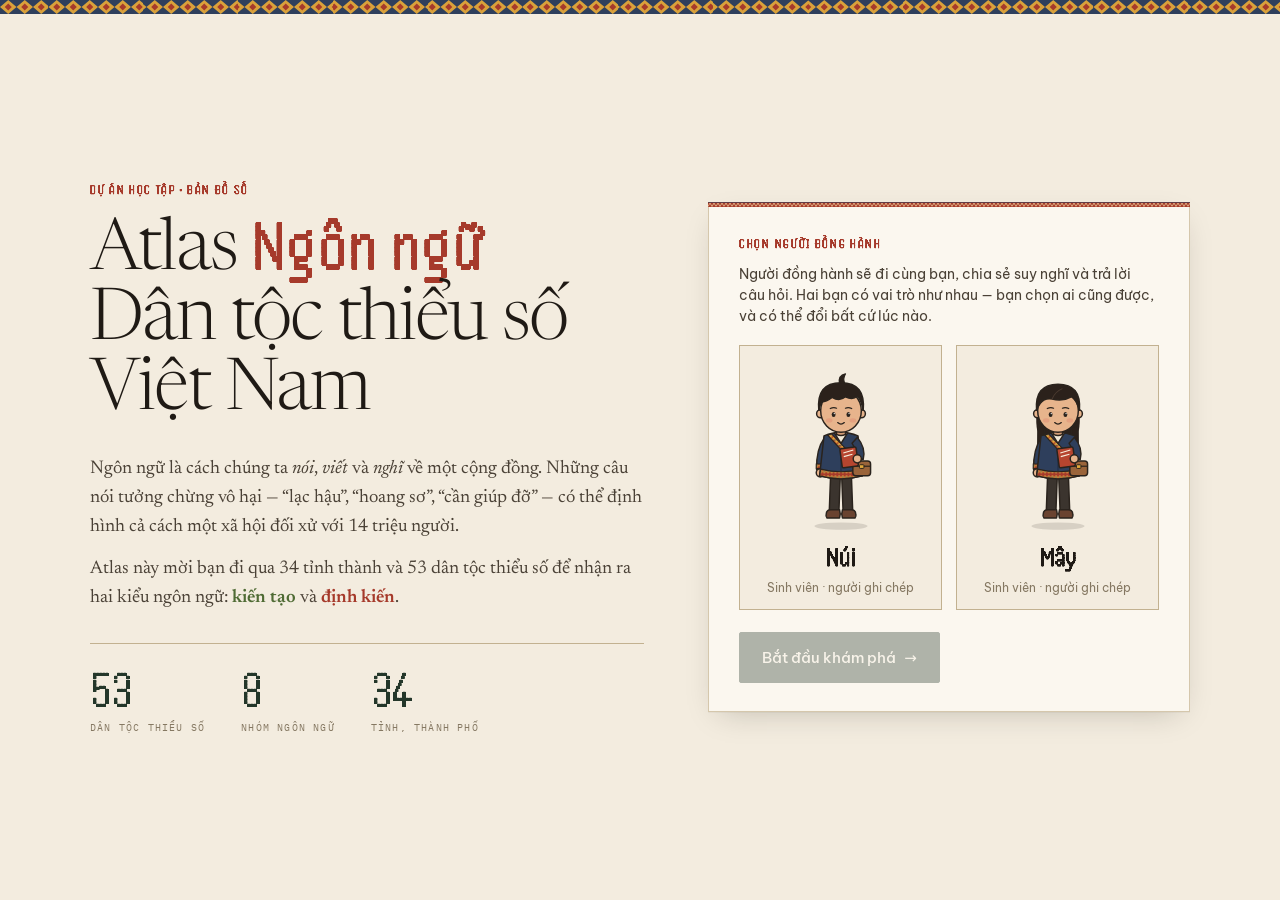
<file: index.html>
<!doctype html>
<html lang="vi">
<head>
<meta charset="utf-8">
<meta name="viewport" content="width=device-width, initial-scale=1">
<title>Atlas Ngôn ngữ · Dân tộc thiểu số Việt Nam</title>
<meta name="description" content="Bản đồ số tìm hiểu ngôn ngữ kiến tạo và ngôn ngữ định kiến về 53 dân tộc thiểu số ở Việt Nam.">
<link rel="icon" href="assets/favicon.svg" type="image/svg+xml">
<link rel="apple-touch-icon" href="assets/apple-touch-icon.png">
<link rel="preconnect" href="https://fonts.googleapis.com">
<link rel="preconnect" href="https://fonts.gstatic.com" crossorigin>
<link href="https://fonts.googleapis.com/css2?family=Newsreader:ital,opsz,wght@0,6..72,300..700;1,6..72,300..700&family=Be+Vietnam+Pro:wght@300;400;500;600&family=IBM+Plex+Mono:wght@400;500&family=Handjet:wght,ELGR,ELSH@100..900,1..2,0..16&display=swap&subset=vietnamese" rel="stylesheet">
<link rel="stylesheet" href="assets/css/style.css">
</head>
<body>

<!-- ============ MÀN MỞ ĐẦU ============ -->
<div id="intro" class="intro" aria-modal="true" role="dialog" aria-labelledby="intro-title">
  <div class="intro-band" aria-hidden="true"></div>
  <div class="intro-inner">
    <div class="intro-left">
      <p class="eyebrow">Dự án học tập · Bản đồ số</p>
      <h1 id="intro-title" class="intro-title">Atlas <em>Ngôn ngữ</em><br>Dân tộc thiểu số<br>Việt Nam</h1>
      <p class="intro-lede">Ngôn ngữ là cách chúng ta <em>nói</em>, <em>viết</em> và <em>nghĩ</em> về một cộng đồng. Những câu nói tưởng chừng vô hại — “lạc hậu”, “hoang sơ”, “cần giúp đỡ” — có thể định hình cả cách một xã hội đối xử với 14 triệu người.</p>
      <p class="intro-lede">Atlas này mời bạn đi qua 34 tỉnh thành và 53 dân tộc thiểu số để nhận ra hai kiểu ngôn ngữ: <b class="k">kiến tạo</b> và <b class="d">định kiến</b>.</p>
      <dl class="intro-stats">
        <div><dt>53</dt><dd>dân tộc thiểu số</dd></div>
        <div><dt>8</dt><dd>nhóm ngôn ngữ</dd></div>
        <div><dt>34</dt><dd>tỉnh, thành phố</dd></div>
      </dl>
    </div>
    <div class="intro-right">
      <p class="eyebrow">Chọn người đồng hành</p>
      <p class="intro-note">Người đồng hành sẽ đi cùng bạn, chia sẻ suy nghĩ và trả lời câu hỏi. Hai bạn có vai trò như nhau — bạn chọn ai cũng được, và có thể đổi bất cứ lúc nào.</p>
      <div class="pick" id="pick"></div>
      <button class="btn btn-primary btn-lg" id="intro-go" disabled>Bắt đầu khám phá <span aria-hidden="true">→</span></button>
    </div>
  </div>
</div>

<!-- ============ THANH ĐẦU TRANG ============ -->
<header class="topbar">
  <a class="brand" href="#/" aria-label="Về bản đồ">
    <span class="brand-mark" aria-hidden="true"></span>
    <span class="brand-text"><b>Atlas Ngôn ngữ</b><span>Dân tộc thiểu số Việt Nam</span></span>
  </a>
  <nav class="nav" aria-label="Điều hướng chính">
    <a href="#/" data-nav="map">Bản đồ</a>
    <a href="#/khung" data-nav="lens">Khung ngôn ngữ</a>
    <a href="#/tro-choi" data-nav="game">Khung cửi</a>
    <a href="#/du-an" data-nav="about">Về dự án</a>
  </nav>
  <button class="who" id="who" title="Đổi người đồng hành"><span class="who-av" id="who-av"></span><span class="who-t"><small>Đồng hành</small><b id="who-name">—</b></span></button>
</header>

<!-- ============ BẢN ĐỒ ============ -->
<main id="view-map" class="view view-map">
  <div class="map-wrap" id="map-wrap">
    <svg id="map" role="img" aria-label="Bản đồ 34 tỉnh, thành phố Việt Nam"></svg>

    <section class="atlas-card" aria-label="Tổng quan">
      <p class="eyebrow">Atlas</p>
      <h2>53 dân tộc thiểu số</h2>
      <dl class="mini-stats">
        <div><dt id="st-pop">14,1 tr</dt><dd>dân số 2019</dd></div>
        <div><dt>34</dt><dd>tỉnh/thành</dd></div>
        <div><dt>8</dt><dd>nhóm ngôn ngữ</dd></div>
      </dl>
      <div class="legend" id="legend"></div>
    </section>

    <div class="map-tools" role="group" aria-label="Điều khiển bản đồ">
      <button id="zin" aria-label="Phóng to">+</button>
      <button id="zout" aria-label="Thu nhỏ">−</button>
      <button id="zreset" aria-label="Về toàn cảnh" title="Toàn cảnh">⤢</button>
    </div>

    <div class="dock" id="dock">
      <div class="bubble" id="bubble" role="status" aria-live="polite">
        <p class="bubble-tag"><span class="dot"></span><b id="bubble-name">Mây</b> · đồng hành</p>
        <p class="bubble-text" id="bubble-text"></p>
        <button class="btn btn-small" id="bubble-ask">Hỏi mình nhé →</button>
      </div>
      <button class="dock-fig" id="dock-fig" aria-label="Mở hộp trò chuyện"></button>
    </div>

    <a class="game-fab" href="#/tro-choi">
      <span class="game-fab-pattern" aria-hidden="true"></span>
      <span><small>Khám phá xong?</small><b>Dệt tấm vải tri thức</b></span>
    </a>

    <div class="tip" id="tip" role="tooltip"></div>
  </div>

  <aside class="panel" id="panel" aria-label="Danh sách dân tộc">
    <div class="panel-head">
      <h2 class="panel-title">Năm mươi ba dân tộc thiểu số</h2>
      <p class="panel-sub">Rê chuột để thấy địa bàn trên bản đồ · chọn để mở hồ sơ</p>
      <div class="search">
        <svg viewBox="0 0 20 20" aria-hidden="true"><circle cx="8.5" cy="8.5" r="5.5" fill="none" stroke="currentColor" stroke-width="1.6"/><path d="M13 13l4 4" stroke="currentColor" stroke-width="1.6" stroke-linecap="round"/></svg>
        <input id="q" type="search" placeholder="Tìm trong 53 cộng đồng…" autocomplete="off" aria-label="Tìm dân tộc">
        <div class="seg" role="tablist" aria-label="Sắp xếp">
          <button data-sort="pop" class="on" role="tab">D.số</button>
          <button data-sort="region" role="tab">Vùng</button>
          <button data-sort="az" role="tab">A–Z</button>
        </div>
      </div>
      <div class="fam-filter" id="fam-filter" aria-label="Lọc theo nhóm ngôn ngữ"></div>
      <a class="lens-banner" href="#/khung"><i>Đọc trước: khung nhận diện ngôn ngữ</i><span>Mở →</span></a>
      <div class="prov-chip" id="prov-chip" hidden></div>
    </div>
    <ol class="list" id="list"></ol>
    <p class="panel-foot">Số liệu: Tổng điều tra dân số 2019. Địa bàn theo 34 đơn vị hành chính từ 01/7/2025.</p>
  </aside>
</main>

<!-- ============ HỒ SƠ DÂN TỘC ============ -->
<section id="view-detail" class="view view-page" hidden></section>

<!-- ============ KHUNG NGÔN NGỮ ============ -->
<section id="view-lens" class="view view-page" hidden></section>

<!-- ============ VỀ DỰ ÁN ============ -->
<section id="view-about" class="view view-page" hidden></section>

<!-- ============ TRÒ CHƠI ============ -->
<section id="view-game" class="view view-page view-game" hidden></section>

<!-- ============ HỘP TRÒ CHUYỆN ============ -->
<div class="chat" id="chat" hidden role="dialog" aria-label="Trò chuyện với người đồng hành">
  <header class="chat-head">
    <span class="chat-av" id="chat-av"></span>
    <div><b id="chat-name">Mây</b><small>Người đồng hành · trả lời từ dữ liệu của Atlas</small></div>
    <button class="chat-x" id="chat-x" aria-label="Đóng">×</button>
  </header>
  <div class="chat-log" id="chat-log" aria-live="polite"></div>
  <div class="chat-sugg" id="chat-sugg"></div>
  <form class="chat-form" id="chat-form">
    <input id="chat-in" autocomplete="off" placeholder="Hỏi về một dân tộc, một tỉnh, một định kiến…" aria-label="Câu hỏi">
    <button class="btn btn-primary" type="submit">Gửi</button>
  </form>
</div>

<script src="assets/vendor/d3.min.js"></script>
<script src="assets/vendor/topojson-client.min.js"></script>
<script src="assets/js/data-geo.js"></script>
<script src="assets/js/data-ethnic.js"></script>
<script src="assets/js/data-profiles.js"></script>
<script src="assets/js/companion.js"></script>
<script src="assets/js/app.js"></script>
</body>
</html>
</file>
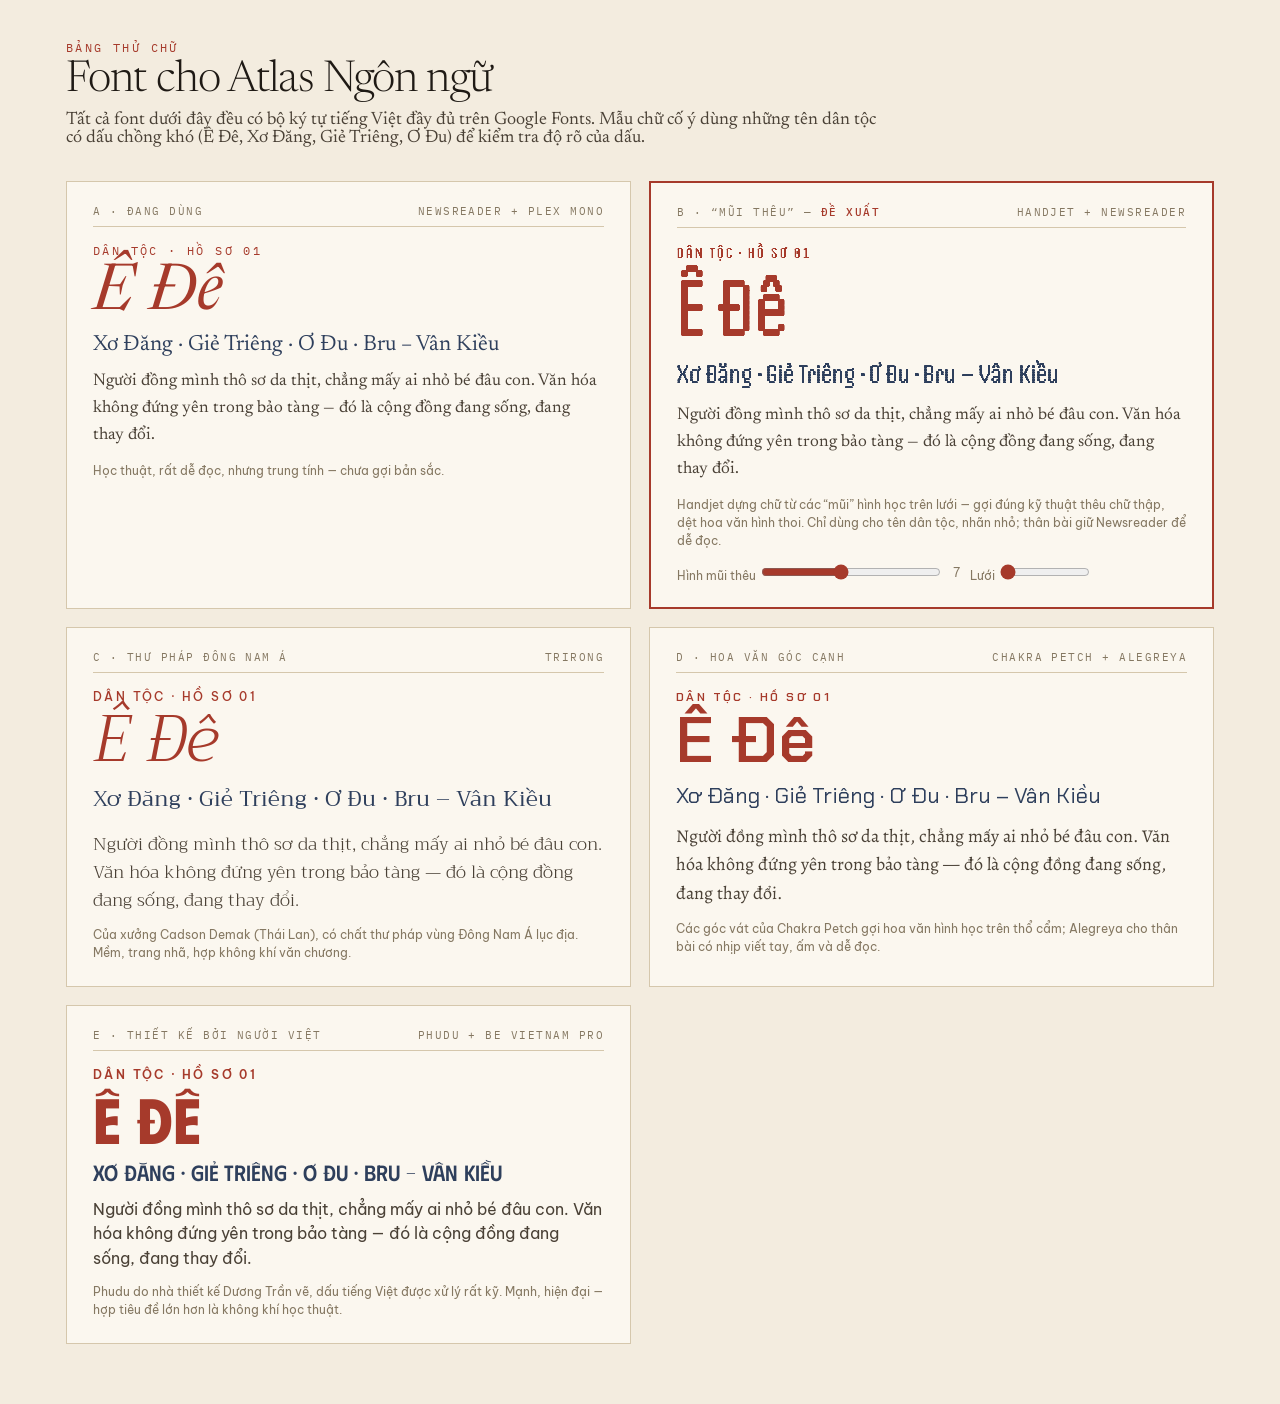
<file: fonts.html>
<!doctype html>
<html lang="vi">
<head>
<meta charset="utf-8">
<meta name="viewport" content="width=device-width, initial-scale=1">
<title>So sánh font · Atlas Ngôn ngữ</title>
<link rel="icon" href="assets/favicon.svg" type="image/svg+xml">
<link rel="apple-touch-icon" href="assets/apple-touch-icon.png">
<link rel="preconnect" href="https://fonts.googleapis.com">
<link rel="preconnect" href="https://fonts.gstatic.com" crossorigin>
<link href="https://fonts.googleapis.com/css2?family=Alegreya:ital,wght@0,400..900;1,400..900&family=Be+Vietnam+Pro:wght@300;400;500;600&family=Chakra+Petch:wght@400;500;600&family=Handjet:wght,ELGR,ELSH@100..900,1..2,0..16&family=IBM+Plex+Mono:wght@400;500&family=Newsreader:ital,opsz,wght@0,6..72,300..700;1,6..72,300..700&family=Phudu:wght@300..900&family=Trirong:ital,wght@0,300;0,400;0,500;1,300;1,400&display=swap&subset=vietnamese" rel="stylesheet">
<style>
  :root { --paper:#F3ECDF; --card:#FBF7EF; --ink:#1F1A15; --ink2:#4A4136; --muted:#857862; --line:#D5C7AC; --son:#A63A2B; --la:#4F6B34; --cham:#2E3F5C; --nghe:#D9A13A; }
  * { box-sizing: border-box; }
  body { margin:0; background:var(--paper); color:var(--ink); font-family:"Be Vietnam Pro",sans-serif; }
  header { max-width:1180px; margin:0 auto; padding:40px 16px 10px; }
  h1 { font-family:Newsreader,serif; font-weight:300; font-size:44px; margin:0 0 8px; letter-spacing:-.02em; }
  header p { font-family:Newsreader,serif; font-size:18px; color:var(--ink2); max-width:46em; margin:0; }
  .grid { max-width:1180px; margin:0 auto; padding:24px 16px 60px; display:grid; grid-template-columns:repeat(auto-fill,minmax(520px,1fr)); gap:18px; }
  .opt { background:var(--card); border:1px solid var(--line); padding:22px 26px 24px; position:relative; }
  .opt.rec { border:2px solid var(--son); }
  .tag { font-family:"IBM Plex Mono",monospace; font-size:10.5px; letter-spacing:.14em; text-transform:uppercase; color:var(--muted); display:flex; justify-content:space-between; border-bottom:1px solid var(--line); padding-bottom:8px; margin-bottom:16px; }
  .tag b { color:var(--son); font-weight:500; }
  .eb { font-size:12px; letter-spacing:.2em; text-transform:uppercase; color:var(--son); margin:0 0 4px; }
  .nm { font-size:64px; line-height:1; margin:0 0 8px; color:var(--son); }
  .list { font-size:22px; margin:0 0 12px; color:var(--cham); }
  .body { font-size:17px; line-height:1.6; color:var(--ink2); margin:0 0 12px; }
  .meta { font-size:12px; color:var(--muted); margin:0; line-height:1.5; }
  .ctl { margin-top:12px; display:flex; gap:10px; align-items:center; font-size:12px; color:var(--muted); flex-wrap:wrap; }
  .ctl input { width:180px; accent-color:var(--son); }
  @media (max-width:600px){ .grid{grid-template-columns:1fr} .nm{font-size:48px} }

  /* Phương án */
  .a .eb{font-family:"IBM Plex Mono"} .a .nm{font-family:Newsreader;font-style:italic} .a .list{font-family:Newsreader} .a .body{font-family:Newsreader}
  .b .eb,.b .nm,.b .list{font-family:Handjet; font-variation-settings:"ELSH" var(--sh,7),"ELGR" var(--gr,1)}
  .b .eb{font-size:16px;letter-spacing:.12em} .b .nm{font-size:84px;font-weight:500} .b .list{font-size:28px} .b .body{font-family:Newsreader}
  .c .eb{font-family:"Be Vietnam Pro";font-weight:500} .c .nm{font-family:Trirong;font-style:italic;font-weight:300} .c .list{font-family:Trirong} .c .body{font-family:Trirong;font-weight:300;font-size:17.5px}
  .d .eb{font-family:"Chakra Petch";font-weight:600} .d .nm{font-family:"Chakra Petch";font-weight:600;text-transform:none} .d .list{font-family:"Chakra Petch"} .d .body{font-family:Alegreya;font-size:18px}
  .e .eb{font-family:"Be Vietnam Pro";font-weight:600} .e .nm{font-family:Phudu;font-weight:700} .e .list{font-family:Phudu;font-weight:500} .e .body{font-family:"Be Vietnam Pro";font-size:15.5px}
</style>
</head>
<body>
<header>
  <p class="eb" style="font-family:'IBM Plex Mono';color:var(--son)">Bảng thử chữ</p>
  <h1>Font cho Atlas Ngôn ngữ</h1>
  <p>Tất cả font dưới đây đều có bộ ký tự tiếng Việt đầy đủ trên Google Fonts. Mẫu chữ cố ý dùng những tên dân tộc có dấu chồng khó (Ê Đê, Xơ Đăng, Giẻ Triêng, Ơ Đu) để kiểm tra độ rõ của dấu.</p>
</header>
<main class="grid">

  <section class="opt a">
    <div class="tag"><span>A · Đang dùng</span><span>Newsreader + Plex Mono</span></div>
    <p class="eb">Dân tộc · Hồ sơ 01</p>
    <p class="nm">Ê Đê</p>
    <p class="list">Xơ Đăng · Giẻ Triêng · Ơ Đu · Bru – Vân Kiều</p>
    <p class="body">Người đồng mình thô sơ da thịt, chẳng mấy ai nhỏ bé đâu con. Văn hóa không đứng yên trong bảo tàng — đó là cộng đồng đang sống, đang thay đổi.</p>
    <p class="meta">Học thuật, rất dễ đọc, nhưng trung tính — chưa gợi bản sắc.</p>
  </section>

  <section class="opt b rec" id="optb">
    <div class="tag"><span>B · “Mũi thêu” — <b>đề xuất</b></span><span>Handjet + Newsreader</span></div>
    <p class="eb">Dân tộc · Hồ sơ 01</p>
    <p class="nm">Ê Đê</p>
    <p class="list">Xơ Đăng · Giẻ Triêng · Ơ Đu · Bru – Vân Kiều</p>
    <p class="body">Người đồng mình thô sơ da thịt, chẳng mấy ai nhỏ bé đâu con. Văn hóa không đứng yên trong bảo tàng — đó là cộng đồng đang sống, đang thay đổi.</p>
    <p class="meta">Handjet dựng chữ từ các “mũi” hình học trên lưới — gợi đúng kỹ thuật thêu chữ thập, dệt hoa văn hình thoi. Chỉ dùng cho tên dân tộc, nhãn nhỏ; thân bài giữ Newsreader để dễ đọc.</p>
    <div class="ctl"><label>Hình mũi thêu <input type="range" min="0" max="16" step="1" value="7" id="sh"></label><span id="shv">7</span>
      <label>Lưới <input type="range" min="1" max="2" step=".1" value="1" id="gr" style="width:90px"></label></div>
  </section>

  <section class="opt c">
    <div class="tag"><span>C · Thư pháp Đông Nam Á</span><span>Trirong</span></div>
    <p class="eb">Dân tộc · Hồ sơ 01</p>
    <p class="nm">Ê Đê</p>
    <p class="list">Xơ Đăng · Giẻ Triêng · Ơ Đu · Bru – Vân Kiều</p>
    <p class="body">Người đồng mình thô sơ da thịt, chẳng mấy ai nhỏ bé đâu con. Văn hóa không đứng yên trong bảo tàng — đó là cộng đồng đang sống, đang thay đổi.</p>
    <p class="meta">Của xưởng Cadson Demak (Thái Lan), có chất thư pháp vùng Đông Nam Á lục địa. Mềm, trang nhã, hợp không khí văn chương.</p>
  </section>

  <section class="opt d">
    <div class="tag"><span>D · Hoa văn góc cạnh</span><span>Chakra Petch + Alegreya</span></div>
    <p class="eb">Dân tộc · Hồ sơ 01</p>
    <p class="nm">Ê Đê</p>
    <p class="list">Xơ Đăng · Giẻ Triêng · Ơ Đu · Bru – Vân Kiều</p>
    <p class="body">Người đồng mình thô sơ da thịt, chẳng mấy ai nhỏ bé đâu con. Văn hóa không đứng yên trong bảo tàng — đó là cộng đồng đang sống, đang thay đổi.</p>
    <p class="meta">Các góc vát của Chakra Petch gợi hoa văn hình học trên thổ cẩm; Alegreya cho thân bài có nhịp viết tay, ấm và dễ đọc.</p>
  </section>

  <section class="opt e">
    <div class="tag"><span>E · Thiết kế bởi người Việt</span><span>Phudu + Be Vietnam Pro</span></div>
    <p class="eb">Dân tộc · Hồ sơ 01</p>
    <p class="nm">Ê Đê</p>
    <p class="list">Xơ Đăng · Giẻ Triêng · Ơ Đu · Bru – Vân Kiều</p>
    <p class="body">Người đồng mình thô sơ da thịt, chẳng mấy ai nhỏ bé đâu con. Văn hóa không đứng yên trong bảo tàng — đó là cộng đồng đang sống, đang thay đổi.</p>
    <p class="meta">Phudu do nhà thiết kế Dương Trần vẽ, dấu tiếng Việt được xử lý rất kỹ. Mạnh, hiện đại — hợp tiêu đề lớn hơn là không khí học thuật.</p>
  </section>

</main>
<script>
  var b = document.getElementById("optb");
  ["sh", "gr"].forEach(function (id) {
    document.getElementById(id).addEventListener("input", function (ev) {
      b.style.setProperty("--" + id, ev.target.value);
      if (id === "sh") document.getElementById("shv").textContent = ev.target.value;
    });
  });
</script>
</body>
</html>
</file>
<file: assets/css/style.css>
/* =====================================================================
   ATLAS NGÔN NGỮ — hệ màu lấy từ thuốc nhuộm tự nhiên
   chàm (indigo) · son/củ nâu (đỏ) · nghệ (vàng) · lá (xanh) · giấy dó
   ===================================================================== */
:root {
  --paper: #F3ECDF;
  --paper-2: #EAE0CC;
  --paper-3: #E0D3BA;
  --card: #FBF7EF;
  --ink: #1F1A15;
  --ink-2: #4A4136;
  --muted: #857862;
  --line: #D5C7AC;
  --line-2: #C2B190;

  --cham: #2E3F5C;       /* chàm */
  --cham-2: #415678;
  --son: #A63A2B;        /* son, củ nâu */
  --son-2: #C2553F;
  --nghe: #D9A13A;       /* nghệ */
  --nghe-soft: #F1D9A0;
  --la: #4F6B34;         /* lá */
  --la-2: #6F8B4A;
  --la-soft: #D9E1BE;
  --rung: #24372A;       /* rừng */

  --sea: #C7D5D4;
  --land-nb: #E7DCC4;

  --serif: "Newsreader", "Noto Serif", Georgia, serif;
  --sans: "Be Vietnam Pro", "Segoe UI", system-ui, sans-serif;
  --mono: "IBM Plex Mono", ui-monospace, Menlo, monospace;
  --stitch: "Handjet", "IBM Plex Mono", monospace;   /* chữ “mũi thêu” — chỉ dùng cho chữ ngắn */

  --band: url("data:image/svg+xml,%3Csvg xmlns='http://www.w3.org/2000/svg' width='28' height='12'%3E%3Crect width='28' height='12' fill='%232E3F5C'/%3E%3Cpath d='M0 6 L7 0 L14 6 L7 12Z M14 6 L21 0 L28 6 L21 12Z' fill='%23D9A13A'/%3E%3Cpath d='M7 3 L10 6 L7 9 L4 6Z M21 3 L24 6 L21 9 L18 6Z' fill='%23A63A2B'/%3E%3C/svg%3E");
  --band-red: url("data:image/svg+xml,%3Csvg xmlns='http://www.w3.org/2000/svg' width='16' height='10'%3E%3Crect width='16' height='10' fill='%23A63A2B'/%3E%3Cpath d='M0 9 L4 2 L8 9 L12 2 L16 9' fill='none' stroke='%23F1D9A0' stroke-width='1.4'/%3E%3Cpath d='M0 0.7 H16' stroke='%232E3F5C' stroke-width='1.4'/%3E%3C/svg%3E");
  --star: url("data:image/svg+xml,%3Csvg xmlns='http://www.w3.org/2000/svg' width='48' height='48'%3E%3Cg fill='none' stroke='%23F1D9A0' stroke-width='1' opacity='.55'%3E%3Cpath d='M24 6 L28 20 L42 24 L28 28 L24 42 L20 28 L6 24 L20 20Z'/%3E%3Cpath d='M24 14 L34 24 L24 34 L14 24Z'/%3E%3Cpath d='M0 0 L6 6 M48 0 L42 6 M0 48 L6 42 M48 48 L42 42'/%3E%3C/g%3E%3C/svg%3E");

  --r: 4px;
  --shadow: 0 1px 0 rgba(31,26,21,.04), 0 10px 30px -12px rgba(31,26,21,.25);
  --topbar: 60px;
}

* { box-sizing: border-box; }
html, body { height: 100%; }
body {
  margin: 0; background: var(--paper); color: var(--ink);
  font-family: var(--sans); font-size: 15px; line-height: 1.55;
  -webkit-font-smoothing: antialiased; text-rendering: optimizeLegibility;
  overflow: hidden;
}
/* vân giấy nhẹ */
body::before {
  content: ""; position: fixed; inset: 0; pointer-events: none; z-index: 0; opacity: .5;
  background-image: url("data:image/svg+xml,%3Csvg xmlns='http://www.w3.org/2000/svg' width='160' height='160'%3E%3Cfilter id='n'%3E%3CfeTurbulence type='fractalNoise' baseFrequency='.9' numOctaves='2' stitchTiles='stitch'/%3E%3CfeColorMatrix values='0 0 0 0 .35 0 0 0 0 .28 0 0 0 0 .2 0 0 0 .06 0'/%3E%3C/filter%3E%3Crect width='160' height='160' filter='url(%23n)'/%3E%3C/svg%3E");
}
a { color: inherit; }
button { font: inherit; color: inherit; cursor: pointer; }
[hidden] { display: none !important; }
:focus-visible { outline: 2px solid var(--son); outline-offset: 2px; }

.eyebrow {
  font-family: var(--mono); font-size: 10.5px; letter-spacing: .18em; text-transform: uppercase;
  color: var(--son); margin: 0 0 10px;
}
.btn {
  display: inline-flex; align-items: center; gap: 8px; border: 1px solid var(--ink); background: transparent;
  padding: 8px 14px; border-radius: 2px; font-size: 13.5px; font-weight: 500; text-decoration: none;
  transition: background .2s, color .2s, transform .2s;
}
.btn:hover { background: var(--ink); color: var(--paper); }
.btn-primary { background: var(--rung); color: #F3ECDF; border-color: var(--rung); }
.btn-primary:hover { background: var(--ink); border-color: var(--ink); }
.btn-primary:disabled { opacity: .35; cursor: not-allowed; }
.btn-small { padding: 4px 10px; font-size: 12px; }
.btn-lg { padding: 13px 22px; font-size: 15px; }

/* ============ TOPBAR ============ */
.topbar {
  position: fixed; top: 0; left: 0; right: 0; height: var(--topbar); z-index: 50;
  display: flex; align-items: center; gap: 28px; padding: 0 22px;
  background: rgba(243,236,223,.92); backdrop-filter: blur(6px);
  border-bottom: 1px solid var(--line);
}
.topbar::after { content: ""; position: absolute; left: 0; right: 0; bottom: -5px; height: 4px; background: var(--band); background-size: auto 4px; opacity: .9; }
.brand { display: flex; align-items: center; gap: 12px; text-decoration: none; }
.brand-mark {
  width: 30px; height: 30px; flex: none; background: var(--cham); position: relative;
  clip-path: polygon(50% 0, 100% 50%, 50% 100%, 0 50%);
}
.brand-mark::before { content: ""; position: absolute; inset: 7px; background: var(--nghe); clip-path: inherit; }
.brand-mark::after { content: ""; position: absolute; inset: 12px; background: var(--son); clip-path: polygon(50% 0, 100% 50%, 50% 100%, 0 50%); }
.brand-text { display: flex; flex-direction: column; line-height: 1.1; }
.brand-text b { font-family: var(--serif); font-size: 19px; font-weight: 500; font-style: italic; letter-spacing: -.01em; }
.brand-text span { font-family: var(--mono); font-size: 9.5px; letter-spacing: .16em; text-transform: uppercase; color: var(--muted); margin-top: 3px; }
.nav { display: flex; gap: 4px; margin-left: auto; }
.nav a {
  text-decoration: none; font-size: 13.5px; padding: 7px 12px; border-radius: 2px; color: var(--ink-2);
  position: relative;
}
.nav a:hover { color: var(--ink); background: var(--paper-2); }
.nav a.on { color: var(--ink); }
.nav a.on::after { content: ""; position: absolute; left: 12px; right: 12px; bottom: 1px; height: 2px; background: var(--son); }
.who {
  display: flex; align-items: center; gap: 8px; border: 1px solid var(--line-2); background: var(--card);
  padding: 3px 12px 3px 3px; border-radius: 40px;
}
.who:hover { border-color: var(--ink); }
.who-av { width: 34px; height: 34px; border-radius: 50%; overflow: hidden; background: var(--nghe-soft); display: block; }
.who-av svg { width: 60px; margin: -2px 0 0 -13px; }
.who-t { display: flex; flex-direction: column; line-height: 1.05; text-align: left; }
.who-t small { font-family: var(--mono); font-size: 9px; letter-spacing: .12em; text-transform: uppercase; color: var(--muted); }
.who-t b { font-family: var(--serif); font-style: italic; font-weight: 500; font-size: 15px; }

/* ============ VIEW ============ */
.view { position: fixed; top: var(--topbar); left: 0; right: 0; bottom: 0; z-index: 1; }
.view-map { display: grid; grid-template-columns: 1fr 380px; }
.view-page { overflow-y: auto; background: var(--paper); z-index: 20; animation: rise .45s cubic-bezier(.2,.7,.2,1); }
@keyframes rise { from { opacity: 0; transform: translateY(14px); } to { opacity: 1; transform: none; } }

/* ============ MAP ============ */
.map-wrap { position: relative; overflow: hidden; background: var(--sea); }
#map { width: 100%; height: 100%; display: block; cursor: grab; }
#map:active { cursor: grabbing; }
#map .prov { stroke: #F7F1E4; stroke-width: .7; vector-effect: non-scaling-stroke; transition: fill .35s, opacity .35s; cursor: pointer; }
#map .prov:hover { stroke: var(--ink); stroke-width: 1.4; }
#map .prov.dim { opacity: .45; }
#map .prov.hit { fill: var(--nghe) !important; }
#map .prov.sel { stroke: var(--son); stroke-width: 2; }
#map .nb { fill: var(--land-nb); stroke: #CDBF9F; stroke-width: .6; vector-effect: non-scaling-stroke; }
#map .vn-out { fill: none; stroke: var(--rung); stroke-width: 1.2; vector-effect: non-scaling-stroke; pointer-events: none; }
#map .lbl-country { font-family: var(--mono); font-size: 11px; letter-spacing: .38em; fill: #9B8D70; text-transform: uppercase; pointer-events: none; }
#map .lbl-sea { font-family: var(--serif); font-style: italic; font-size: 15px; fill: #6E8584; pointer-events: none; letter-spacing: .1em; }
#map .lbl-isl { font-family: var(--serif); font-style: italic; font-size: 13px; fill: var(--cham); pointer-events: none; }
#map .lbl-isl-sub { font-family: var(--mono); font-size: 8.5px; fill: var(--cham-2); letter-spacing: .08em; pointer-events: none; }
#map .isl { fill: var(--la); }
#map .cap-star { fill: var(--son); stroke: #fff; stroke-width: .6; vector-effect: non-scaling-stroke; pointer-events: none; }
#map .lbl-cap { font-family: var(--mono); font-size: 9px; letter-spacing: .14em; fill: var(--son); font-weight: 500; pointer-events: none; paint-order: stroke; stroke: #F7F1E4; stroke-width: 3px; }
#map .lbl-prov { font-family: var(--sans); font-size: 9px; fill: var(--ink); pointer-events: none; paint-order: stroke; stroke: rgba(247,241,228,.85); stroke-width: 2.5px; font-weight: 500; opacity: 0; transition: opacity .3s; }
#map .lbl-prov.show { opacity: 1; }
#map .grat { fill: none; stroke: rgba(46,63,92,.08); stroke-width: .5; vector-effect: non-scaling-stroke; }

.atlas-card {
  position: absolute; top: 20px; left: 20px; width: 250px; padding: 16px 18px 14px;
  background: var(--card); border: 1px solid var(--line); box-shadow: var(--shadow); border-radius: var(--r);
}
.atlas-card h2 { font-family: var(--serif); font-weight: 400; font-size: 23px; line-height: 1.1; margin: 0 0 12px; letter-spacing: -.01em; }
.mini-stats { display: grid; grid-template-columns: repeat(3, 1fr); margin: 0; border-top: 1px solid var(--line); padding-top: 10px; }
.mini-stats div { margin: 0; }
.mini-stats dt { font-family: var(--serif); font-size: 19px; color: var(--son); font-style: italic; }
.mini-stats dd { margin: 0; font-family: var(--mono); font-size: 9px; letter-spacing: .06em; color: var(--muted); text-transform: uppercase; }
.legend { margin-top: 14px; padding-top: 12px; border-top: 1px dashed var(--line); font-size: 11.5px; color: var(--ink-2); }
.legend .lg-title { font-family: var(--mono); font-size: 9.5px; letter-spacing: .1em; text-transform: uppercase; color: var(--muted); margin-bottom: 6px; }
.legend .lg-ramp { display: flex; height: 9px; border: 1px solid var(--line-2); }
.legend .lg-ramp span { flex: 1; }
.legend .lg-scale { display: flex; justify-content: space-between; font-family: var(--mono); font-size: 9.5px; color: var(--muted); margin-top: 3px; }
.legend .lg-hit { display: flex; align-items: center; gap: 7px; margin-top: 8px; }
.legend .lg-hit i { width: 14px; height: 9px; background: var(--nghe); border: 1px solid var(--son); display: inline-block; }

.map-tools { position: absolute; right: 18px; top: 20px; display: flex; flex-direction: column; border: 1px solid var(--line-2); background: var(--card); box-shadow: var(--shadow); }
.map-tools button { width: 34px; height: 34px; border: 0; background: transparent; font-size: 17px; line-height: 1; }
.map-tools button + button { border-top: 1px solid var(--line); }
.map-tools button:hover { background: var(--paper-2); }

.tip {
  position: absolute; pointer-events: none; z-index: 10; opacity: 0; transform: translate(-50%, -120%);
  background: var(--card); border: 1.5px solid var(--rung); padding: 9px 16px 10px; white-space: nowrap;
  box-shadow: 0 8px 22px -10px rgba(0,0,0,.35); transition: opacity .15s;
}
.tip.show { opacity: 1; }
.tip .t-name { font-family: var(--mono); font-size: 14px; letter-spacing: .06em; font-weight: 500; }
.tip .t-n { font-family: var(--mono); font-size: 12px; letter-spacing: .12em; color: var(--son); margin-left: 6px; text-transform: uppercase; }
.tip .t-sub { display: block; font-size: 11px; color: var(--muted); margin-top: 3px; font-family: var(--sans); }

/* ============ DOCK – người đồng hành trên bản đồ ============ */
.dock { position: absolute; left: 14px; bottom: 6px; display: flex; align-items: flex-end; gap: 0; z-index: 5; pointer-events: none; }
.dock-fig { pointer-events: auto; border: 0; background: none; padding: 0; width: 104px; order: 0; transition: transform .25s; }
.dock-fig:hover { transform: translateY(-4px) rotate(-1.5deg); }
.dock-fig svg { width: 100%; display: block; }
.bubble {
  pointer-events: auto; order: 1; position: relative; margin: 0 0 96px -6px; width: 248px;
  background: var(--card); border: 1px solid var(--line-2); padding: 12px 14px; box-shadow: var(--shadow);
  border-left: 3px solid var(--la); transition: opacity .3s, transform .3s;
}
.bubble::before { content: ""; position: absolute; left: -9px; bottom: 18px; width: 14px; height: 14px; background: var(--card); border-left: 1px solid var(--line-2); border-bottom: 1px solid var(--line-2); transform: rotate(45deg); }
.bubble.hide { opacity: 0; transform: translateY(6px); pointer-events: none; }
.bubble-tag { margin: 0 0 4px; font-family: var(--mono); font-size: 9.5px; letter-spacing: .14em; text-transform: uppercase; color: var(--la); }
.bubble-tag .dot { display: inline-block; width: 6px; height: 6px; border-radius: 50%; background: var(--nghe); margin-right: 5px; vertical-align: 1px; }
.bubble-text { margin: 0 0 9px; font-family: var(--serif); font-size: 14.5px; line-height: 1.4; font-style: italic; color: var(--ink-2); }

.companion-svg .cp-body { transform-origin: 70px 220px; animation: breathe 4.5s ease-in-out infinite; }
.companion-svg .cp-eyes { transform-origin: 70px 71px; animation: blink 5.2s infinite; }
@keyframes breathe { 0%,100% { transform: translateY(0); } 50% { transform: translateY(-1.6px); } }
@keyframes blink { 0%, 93%, 100% { transform: scaleY(1); } 95% { transform: scaleY(.1); } }

.game-fab {
  position: absolute; right: 18px; bottom: 18px; display: flex; align-items: center; gap: 12px; text-decoration: none;
  background: var(--rung); color: #F3ECDF; padding: 8px 18px 8px 8px; box-shadow: var(--shadow); border-radius: 2px;
  transition: transform .2s;
}
.game-fab:hover { transform: translateY(-2px); }
.game-fab-pattern { width: 40px; height: 40px; background: var(--band-red); background-size: 12px auto; border: 2px solid var(--nghe); }
.game-fab small { display: block; font-family: var(--mono); font-size: 9.5px; letter-spacing: .14em; text-transform: uppercase; color: var(--nghe-soft); }
.game-fab b { font-family: var(--serif); font-style: italic; font-weight: 400; font-size: 17px; }

/* ============ PANEL ============ */
.panel {
  position: relative; background: var(--card); border-left: 1px solid var(--line); display: flex; flex-direction: column; min-height: 0;
  box-shadow: -10px 0 30px -20px rgba(0,0,0,.3);
}
.panel-head { padding: 22px 20px 10px; border-bottom: 1px solid var(--line); }
.panel-title { font-family: var(--serif); font-weight: 400; font-size: 24px; margin: 0; letter-spacing: -.01em; line-height: 1.15; }
.panel-sub { margin: 4px 0 14px; font-size: 12px; color: var(--muted); font-style: italic; font-family: var(--serif); }
.search { display: flex; align-items: center; gap: 8px; border: 1px solid var(--line-2); padding: 0 4px 0 10px; background: var(--paper); }
.search svg { width: 15px; color: var(--muted); flex: none; }
.search input { flex: 1; border: 0; background: transparent; padding: 9px 0; font: inherit; font-size: 13px; min-width: 0; outline: none; }
.seg { display: flex; border: 1px solid var(--line-2); }
.seg button { border: 0; background: transparent; font-family: var(--mono); font-size: 10px; padding: 4px 7px; letter-spacing: .04em; }
.seg button.on { background: var(--rung); color: #fff; }
.fam-filter { display: flex; flex-wrap: wrap; gap: 4px; margin-top: 10px; }
.fam-filter button {
  border: 1px solid var(--line-2); background: transparent; font-size: 11px; padding: 2px 8px 2px 6px; border-radius: 20px;
  display: inline-flex; align-items: center; gap: 5px; color: var(--ink-2);
}
.fam-filter button i { width: 8px; height: 8px; border-radius: 50%; display: inline-block; }
.fam-filter button.on { background: var(--ink); color: var(--paper); border-color: var(--ink); }
.lens-banner {
  display: flex; justify-content: space-between; align-items: center; margin-top: 12px; padding: 9px 12px; text-decoration: none;
  background: var(--la-soft); border: 1px solid #B9C595; font-family: var(--serif); font-size: 13.5px;
}
.lens-banner span { background: var(--rung); color: #fff; font-family: var(--mono); font-size: 10px; padding: 3px 8px; letter-spacing: .08em; }
.lens-banner:hover span { background: var(--son); }
.prov-chip {
  margin-top: 10px; display: flex; align-items: center; justify-content: space-between; gap: 8px; padding: 8px 12px;
  background: var(--nghe-soft); border: 1px solid var(--nghe); font-size: 12.5px;
}
.prov-chip b { font-family: var(--serif); font-size: 15px; font-weight: 500; }
.prov-chip small { display: block; color: var(--ink-2); font-size: 11px; }
.prov-chip button { border: 0; background: var(--ink); color: #fff; width: 24px; height: 24px; border-radius: 50%; flex: none; font-size: 16px; line-height: 1; padding: 0; }

.list { list-style: none; margin: 0; padding: 0 0 20px; overflow-y: auto; flex: 1; scrollbar-width: thin; scrollbar-color: var(--rung) transparent; }
.list .grp { padding: 14px 20px 6px; font-family: var(--mono); font-size: 10px; letter-spacing: .16em; text-transform: uppercase; color: var(--son); background: var(--card); position: sticky; top: 0; z-index: 1; border-bottom: 1px solid var(--line); }
.item { border-bottom: 1px solid var(--line); position: relative; }
.item > button {
  width: 100%; border: 0; background: transparent; display: grid; grid-template-columns: 34px 1fr auto; align-items: center; gap: 6px;
  padding: 10px 20px 10px 18px; text-align: left; transition: background .2s;
}
.item > button:hover, .item.on > button { background: var(--paper); }
.item.on > button::before { content: ""; position: absolute; left: 0; top: 0; bottom: 0; width: 3px; background: var(--son); }
.item .no { font-family: var(--serif); font-style: italic; font-size: 17px; color: var(--muted); }
.item .nm { font-family: var(--serif); font-size: 17px; line-height: 1.15; display: flex; align-items: center; gap: 6px; }
.item .nm .star { width: 7px; height: 7px; background: var(--son); transform: rotate(45deg); display: inline-block; }
.item .meta { display: block; font-family: var(--mono); font-size: 10px; color: var(--muted); letter-spacing: .02em; margin-top: 2px; }
.item .fam { font-family: var(--mono); font-size: 9px; letter-spacing: .06em; text-transform: uppercase; border: 1px solid currentColor; padding: 2px 6px; white-space: nowrap; }
.item .more { display: none; padding: 0 20px 14px 52px; font-size: 13px; color: var(--ink-2); }
.item.on .more { display: block; animation: rise .3s; }
.item .more p { margin: 0 0 10px; font-family: var(--serif); font-size: 14px; line-height: 1.45; }
.item .more .prv { font-size: 11.5px; color: var(--muted); margin-bottom: 10px; }
.panel-foot { margin: 0; padding: 10px 20px; border-top: 1px solid var(--line); font-size: 10.5px; color: var(--muted); font-family: var(--mono); line-height: 1.5; }
.empty { padding: 30px 20px; color: var(--muted); font-style: italic; font-family: var(--serif); }

/* ============ INTRO ============ */
.intro { position: fixed; inset: 0; z-index: 100; background: var(--paper); overflow-y: auto; display: flex; flex-direction: column; }
.intro::before { content: ""; position: fixed; inset: 0; background-image: var(--star); background-size: 72px; opacity: .0; pointer-events: none; }
.intro-band { height: 14px; background: var(--band); background-size: auto 14px; flex: none; }
.intro-inner { flex: 1; display: grid; grid-template-columns: 1.15fr 1fr; max-width: 1180px; width: 100%; margin: 0 auto; padding: 56px 40px; gap: 64px; align-items: center; }
.intro-title { font-family: var(--serif); font-weight: 300; font-size: clamp(42px, 5.6vw, 76px); line-height: .98; margin: 0 0 28px; letter-spacing: -.025em; }
.intro-title em { color: var(--son); font-weight: 400; }
.intro-lede { font-family: var(--serif); font-size: 18.5px; line-height: 1.55; color: var(--ink-2); max-width: 34em; margin: 0 0 14px; }
.intro-lede b.k { color: var(--la); font-weight: 600; }
.intro-lede b.d { color: var(--son); font-weight: 600; }
.intro-stats { display: flex; gap: 36px; margin: 30px 0 0; padding-top: 20px; border-top: 1px solid var(--line-2); }
.intro-stats div { margin: 0; }
.intro-stats dt { font-family: var(--serif); font-size: 40px; font-style: italic; line-height: 1; color: var(--rung); }
.intro-stats dd { margin: 4px 0 0; font-family: var(--mono); font-size: 10px; letter-spacing: .12em; text-transform: uppercase; color: var(--muted); }
.intro-right { background: var(--card); border: 1px solid var(--line); padding: 30px 30px 28px; box-shadow: var(--shadow); position: relative; }
.intro-right::before { content: ""; position: absolute; left: -1px; right: -1px; top: -1px; height: 5px; background: var(--band-red); background-size: auto 5px; }
.intro-note { font-size: 13.5px; color: var(--ink-2); margin: 0 0 18px; }
.pick { display: grid; grid-template-columns: 1fr 1fr; gap: 14px; margin-bottom: 22px; }
.pick button {
  border: 1.5px solid var(--line-2); background: var(--paper); padding: 16px 10px 12px; display: flex; flex-direction: column; align-items: center;
  transition: border-color .2s, background .2s, transform .2s; position: relative;
}
.pick button:hover { border-color: var(--ink); transform: translateY(-2px); }
.pick button.on { border-color: var(--son); background: #FFF9EC; }
.pick button.on::after { content: "✓"; position: absolute; top: 8px; right: 10px; width: 22px; height: 22px; border-radius: 50%; background: var(--son); color: #fff; font-size: 12px; display: grid; place-items: center; }
.pick svg { width: 110px; height: 170px; }
.pick b { font-family: var(--serif); font-style: italic; font-size: 22px; font-weight: 400; margin-top: 4px; }
.pick small { font-size: 11.5px; color: var(--muted); }

/* ============ PAGE (hồ sơ, khung, dự án) ============ */
.page-bar {
  position: sticky; top: 0; z-index: 5; display: flex; align-items: center; gap: 16px; padding: 10px 28px;
  background: rgba(243,236,223,.94); backdrop-filter: blur(6px); border-bottom: 1px solid var(--line);
  font-family: var(--mono); font-size: 11px; letter-spacing: .06em;
}
.page-bar a { text-decoration: none; }
.page-bar .back { border: 1px solid var(--ink); padding: 4px 10px; border-radius: 30px; }
.page-bar .back:hover { background: var(--ink); color: var(--paper); }
.page-bar .crumb { color: var(--muted); text-transform: uppercase; }
.page-bar .crumb b { color: var(--ink); font-weight: 500; }
.page-bar .pn { margin-left: auto; display: flex; gap: 6px; }
.page-bar .pn a { border: 1px solid var(--line-2); padding: 4px 10px; background: var(--card); }
.page-bar .pn a:hover { border-color: var(--ink); }

.detail { display: grid; grid-template-columns: minmax(0, 1fr) 300px; max-width: 1320px; margin: 0 auto; }
.d-main { padding: 40px 48px 80px; min-width: 0; }
.d-aside { border-left: 1px solid var(--line); background: var(--paper-2); position: relative; }
.d-aside-in { position: sticky; top: 46px; padding: 22px 20px; display: flex; flex-direction: column; min-height: calc(100vh - var(--topbar) - 46px); }

.hero { display: grid; grid-template-columns: minmax(0, 1fr) 340px; gap: 40px; align-items: start; }
.hero .idx { display: flex; justify-content: space-between; font-family: var(--mono); font-size: 10.5px; letter-spacing: .14em; text-transform: uppercase; color: var(--muted); border-bottom: 1px solid var(--line-2); padding-bottom: 8px; margin-bottom: 16px; }
.hero .idx span:last-child { color: var(--son); }
.hero .kicker { font-family: var(--mono); font-size: 12px; letter-spacing: .3em; text-transform: uppercase; margin: 0; }
.hero h1 { font-family: var(--serif); font-style: italic; font-weight: 400; font-size: clamp(54px, 7vw, 96px); line-height: .95; margin: 4px 0 10px; color: var(--son); letter-spacing: -.03em; }
.hero .alt { font-family: var(--serif); font-size: 15px; color: var(--ink-2); margin: 0 0 14px; }
.hero .alt i { color: var(--muted); }
.chips { display: flex; flex-wrap: wrap; gap: 5px; margin: 0 0 22px; }
.chip { font-size: 11.5px; padding: 2px 9px; border: 1px solid var(--line-2); background: var(--card); }
.chip.k { border-color: var(--la); color: var(--la); font-family: var(--mono); font-size: 10px; letter-spacing: .1em; text-transform: uppercase; }
.facts { display: grid; grid-template-columns: 1fr 1fr; border-top: 1px solid var(--line-2); }
.facts div { padding: 12px 0; border-bottom: 1px solid var(--line); }
.facts div:nth-child(odd) { padding-right: 16px; }
.facts dt { font-family: var(--mono); font-size: 9.5px; letter-spacing: .14em; text-transform: uppercase; color: var(--muted); }
.facts dd { margin: 3px 0 0; font-family: var(--serif); font-size: 18px; }
.facts dd small { display: block; font-family: var(--sans); font-size: 11.5px; color: var(--muted); }

.figure { margin: 0; background: var(--card); border: 1px solid var(--line); padding: 10px; box-shadow: var(--shadow); }
.figure svg { width: 100%; height: auto; display: block; background: var(--sea); }
.figure figcaption { font-family: var(--serif); font-style: italic; font-size: 12.5px; color: var(--ink-2); padding: 8px 2px 0; line-height: 1.4; }
.figure figcaption b { font-family: var(--mono); font-style: normal; font-size: 10px; letter-spacing: .1em; color: var(--son); font-weight: 500; }

.epi {
  margin: 34px 0 0; padding: 26px 34px; background: var(--la-soft); border: 1px solid #B5C291; position: relative;
}
.epi::before { content: ""; position: absolute; left: 34px; top: -1px; width: 60px; height: 4px; background: var(--son); }
.epi .eyebrow { color: var(--la); }
.epi blockquote { margin: 0; font-family: var(--serif); font-style: italic; font-size: 22px; line-height: 1.45; color: var(--rung); }
.epi cite { display: block; margin-top: 12px; font-style: normal; font-size: 12.5px; color: var(--ink-2); }
.epi cite b { font-weight: 600; }
.epi p.lead { margin: 0; font-family: var(--serif); font-size: 20px; line-height: 1.5; color: var(--rung); }

/* tabs */
.parts { margin-top: 40px; position: sticky; top: 45px; z-index: 4; background: var(--paper); padding: 6px 0 10px; box-shadow: 0 10px 12px -12px rgba(31,26,21,.25); }
.parts-row { display: grid; grid-template-columns: 5fr 1.25fr; gap: 10px; }
.parts-lbl { font-family: var(--mono); font-size: 9.5px; letter-spacing: .16em; text-transform: uppercase; padding: 0 2px 5px; display: flex; align-items: center; gap: 8px; }
.parts-lbl.k { color: var(--la); }
.parts-lbl.d { color: var(--son); }
.parts-lbl::after { content: ""; flex: 1; height: 1px; background: currentColor; opacity: .4; }
.tabs { display: flex; border: 1px solid var(--ink); background: var(--card); }
.tabs button {
  flex: 1; border: 0; background: transparent; text-align: left; padding: 9px 12px; border-right: 1px solid var(--line-2);
  display: flex; flex-direction: column; gap: 1px; min-width: 0;
}
.tabs button:last-child { border-right: 0; }
.tabs button small { font-family: var(--mono); font-size: 9.5px; color: var(--muted); letter-spacing: .06em; }
.tabs button b { font-family: var(--serif); font-weight: 500; font-size: 15.5px; white-space: nowrap; overflow: hidden; text-overflow: ellipsis; }
.tabs button:hover { background: var(--paper); }
.tabs.k button.on { background: var(--rung); color: #F3ECDF; }
.tabs.k button.on small { color: var(--nghe-soft); }
.tabs.d { border-color: var(--son); }
.tabs.d button.on { background: var(--son); color: #fff; }
.tabs.d button.on small { color: #FBD9CF; }

.tab-body { padding: 34px 0 0; animation: rise .35s; }
.sec-h { font-family: var(--serif); font-weight: 400; font-size: 32px; margin: 0 0 6px; letter-spacing: -.01em; }
.sec-sub { font-family: var(--serif); font-style: italic; color: var(--ink-2); margin: 0 0 26px; font-size: 16px; max-width: 46em; }

.cards { display: grid; grid-template-columns: repeat(auto-fill, minmax(260px, 1fr)); gap: 16px; }
.c-card { background: var(--card); border: 1px solid var(--line); padding: 20px 20px 18px; position: relative; }
.c-card .n { font-family: var(--mono); font-size: 10px; color: var(--son); letter-spacing: .12em; }
.c-card h4 { font-family: var(--serif); font-size: 20px; font-weight: 500; margin: 6px 0 8px; line-height: 1.2; }
.c-card p { margin: 0; font-size: 14px; color: var(--ink-2); line-height: 1.6; }
.c-card::after { content: ""; position: absolute; left: 20px; right: 20px; bottom: -1px; height: 3px; background: var(--band); background-size: auto 3px; opacity: 0; transition: opacity .3s; }
.c-card:hover::after { opacity: 1; }

.lang { display: grid; grid-template-columns: minmax(0, 1.5fr) minmax(0, 1fr); gap: 28px; }
.lang .prose { font-family: var(--serif); font-size: 18px; line-height: 1.65; margin: 0; }
.lang ul { list-style: none; margin: 0; padding: 0; border-top: 2px solid var(--ink); }
.lang li { padding: 10px 0; border-bottom: 1px solid var(--line); font-size: 13.5px; }
.lang li b { display: block; font-family: var(--mono); font-size: 9.5px; letter-spacing: .14em; text-transform: uppercase; color: var(--muted); font-weight: 400; }
.family-tree { margin-top: 30px; background: var(--card); border: 1px solid var(--line); padding: 18px 20px; }
.family-tree h4 { margin: 0 0 4px; font-family: var(--serif); font-weight: 500; font-size: 17px; }
.family-tree p { margin: 0 0 12px; font-size: 13px; color: var(--ink-2); }
.ft-row { display: flex; flex-wrap: wrap; gap: 6px; }
.ft-row a { font-size: 12.5px; padding: 3px 10px; border: 1px solid var(--line-2); text-decoration: none; background: var(--paper); font-family: var(--serif); }
.ft-row a.me { background: var(--ink); color: var(--paper); border-color: var(--ink); }
.ft-row a:hover { border-color: var(--ink); }

.works { border-top: 2px solid var(--ink); }
.work { border-bottom: 1px solid var(--line); }
.work > button { width: 100%; border: 0; background: transparent; text-align: left; display: grid; grid-template-columns: 50px 1fr auto; gap: 12px; align-items: baseline; padding: 16px 4px; }
.work > button:hover { background: var(--card); }
.work .wn { font-family: var(--serif); font-style: italic; color: var(--muted); font-size: 20px; }
.work .wt { font-family: var(--serif); font-size: 21px; }
.work .wk { font-family: var(--mono); font-size: 10px; letter-spacing: .06em; color: var(--son); text-transform: uppercase; }
.work .wb { display: none; padding: 0 4px 20px 66px; }
.work.on .wb { display: block; animation: rise .3s; }
.work .wb p { margin: 0; font-family: var(--serif); font-size: 17px; line-height: 1.6; color: var(--ink-2); max-width: 42em; }
.work .plus { font-family: var(--mono); font-size: 16px; transition: transform .25s; }
.work.on .plus { transform: rotate(45deg); }

.faces { display: grid; grid-template-columns: repeat(auto-fill, minmax(200px, 1fr)); gap: 14px; }
.face { background: var(--rung); color: #EDE5D3; display: flex; flex-direction: column; min-height: 280px; border: 1px solid #1A2A1F; }
.face .ph { flex: 1; min-height: 160px; position: relative; background: var(--star), linear-gradient(160deg, #2F4A36, #1D2E22); background-size: 48px, auto; display: grid; place-items: center; overflow: hidden; }
.face .ph span { font-family: var(--serif); font-style: italic; font-size: 64px; color: var(--nghe-soft); opacity: .9; }
.face .ph::after { content: ""; position: absolute; left: 0; right: 0; bottom: 0; height: 6px; background: var(--band-red); background-size: auto 6px; }
.face .tx { padding: 14px 14px 16px; }
.face b { font-family: var(--serif); font-size: 17px; font-weight: 500; display: block; }
.face small { font-family: var(--mono); font-size: 10px; color: var(--nghe); letter-spacing: .06em; }
.face p { margin: 6px 0 0; font-size: 12.5px; line-height: 1.5; color: #CFC6B2; }
.note { font-size: 12px; color: var(--muted); font-style: italic; margin-top: 16px; font-family: var(--serif); }

.muse { display: grid; grid-template-columns: 76px 1fr; gap: 16px; align-items: center; margin: 30px 0; padding: 16px 20px; background: #F7EBD3; border: 1px solid #E5CFA4; border-left: 3px solid var(--son); }
.muse .mf { width: 76px; height: 86px; border: 1px solid var(--line-2); background: var(--card); overflow: hidden; }
.muse .mf svg { width: 120px; margin: -6px 0 0 -22px; }
.muse .eyebrow { margin-bottom: 4px; }
.muse p { margin: 0; font-family: var(--serif); font-style: italic; font-size: 16px; line-height: 1.5; color: var(--ink-2); }

.today { background: var(--la-soft); border: 1px solid #B5C291; padding: 26px 30px; }
.today p { margin: 0; font-family: var(--serif); font-size: 18px; line-height: 1.7; color: var(--rung); }

/* Định kiến — lối “bút đỏ chữa bài” */
.myth { display: grid; grid-template-columns: minmax(0, 1fr) minmax(0, 1fr); gap: 0; border: 1px solid var(--line-2); background: var(--card); margin-bottom: 18px; position: relative; }
.myth .ms { padding: 22px 24px; border-right: 1px dashed var(--line-2); position: relative; }
.myth .ms .eyebrow { color: var(--muted); }
.myth .ms q { display: block; font-family: var(--serif); font-size: 21px; line-height: 1.4; quotes: "“" "”"; position: relative; }
.myth .ms q span { background-image: linear-gradient(transparent 55%, rgba(166,58,43,.0) 55%); }
.myth.struck .ms q span { text-decoration: line-through; text-decoration-color: var(--son); text-decoration-thickness: 2px; color: var(--ink-2); }
.myth .why { margin: 14px 0 0; font-size: 13.5px; color: var(--ink-2); line-height: 1.6; padding-left: 12px; border-left: 2px solid var(--son); }
.myth .why b { color: var(--son); font-family: var(--mono); font-size: 9.5px; letter-spacing: .14em; text-transform: uppercase; display: block; font-weight: 500; }
.myth .ma { padding: 22px 24px; background: #F6F3E6; }
.myth .ma .eyebrow { color: var(--la); }
.myth .ma p { margin: 0 0 14px; font-family: var(--serif); font-size: 17px; line-height: 1.55; }
.myth .ma .say { font-size: 13px; padding: 8px 12px; background: var(--la-soft); border: 1px solid #B5C291; }
.myth .ma .say b { font-family: var(--mono); font-size: 9.5px; letter-spacing: .12em; text-transform: uppercase; color: var(--la); display: block; font-weight: 500; }
.myth .stamp {
  position: absolute; top: -11px; right: 50%; transform: translateX(50%) rotate(-6deg); border: 2px solid var(--son); color: var(--son);
  font-family: var(--mono); font-size: 10px; letter-spacing: .2em; padding: 3px 8px; background: var(--card); text-transform: uppercase; opacity: 0; transition: opacity .3s;
}
.myth.struck .stamp { opacity: 1; }
.myth .reveal { margin-top: 16px; }
.myth:not(.struck) .ma > *:not(.cover) { visibility: hidden; }
.myth .cover { position: absolute; inset: 0; display: grid; place-items: center; background: repeating-linear-gradient(-45deg, #F6F3E6 0 10px, #EFEAD8 10px 20px); }
.myth.struck .cover { display: none; }
.myth .ma { position: relative; }
.sub-h { font-family: var(--mono); font-size: 11px; letter-spacing: .16em; text-transform: uppercase; color: var(--son); margin: 40px 0 16px; display: flex; align-items: center; gap: 10px; }
.sub-h::after { content: ""; flex: 1; height: 1px; background: var(--line-2); }

.pending { padding: 22px 24px; border: 1px dashed var(--line-2); background: var(--card); font-family: var(--serif); font-size: 16px; color: var(--ink-2); }
.pending b { color: var(--son); font-weight: 500; }

/* aside companion trên trang hồ sơ */
.aside-fig { display: flex; justify-content: center; margin-top: auto; }
.aside-fig svg { width: 130px; }
.aside-card { background: var(--card); border: 1px solid var(--line); padding: 14px; }
.aside-card + .aside-card { margin-top: 12px; }
.aside-card .eyebrow { margin-bottom: 6px; }
.aside-card p { margin: 0 0 10px; font-family: var(--serif); font-size: 14.5px; line-height: 1.45; font-style: italic; color: var(--ink-2); }
.aside-q { display: flex; flex-direction: column; gap: 6px; }
.aside-q button { text-align: left; border: 1px solid var(--line-2); background: var(--paper); padding: 6px 10px; font-size: 12.5px; }
.aside-q button:hover { border-color: var(--ink); }
.progress { margin-top: 12px; }
.progress .bar { height: 5px; background: var(--paper-3); }
.progress .bar i { display: block; height: 100%; background: var(--son); transition: width .4s; }
.progress small { font-family: var(--mono); font-size: 9.5px; color: var(--muted); letter-spacing: .08em; }

/* ============ KHUNG NGÔN NGỮ / DỰ ÁN ============ */
.article { max-width: 920px; margin: 0 auto; padding: 50px 40px 90px; }
.article h1 { font-family: var(--serif); font-weight: 300; font-size: clamp(40px, 5vw, 64px); line-height: 1; margin: 0 0 18px; letter-spacing: -.02em; }
.article h1 em { color: var(--son); font-weight: 400; }
.article .lede { font-family: var(--serif); font-size: 21px; line-height: 1.55; color: var(--ink-2); margin: 0 0 36px; }
.article h2 { font-family: var(--serif); font-weight: 400; font-size: 28px; margin: 48px 0 12px; display: flex; gap: 14px; align-items: baseline; }
.article h2 small { font-family: var(--mono); font-size: 11px; color: var(--son); letter-spacing: .14em; }
.article p { font-family: var(--serif); font-size: 18px; line-height: 1.7; margin: 0 0 16px; }
.duo { display: grid; grid-template-columns: 1fr 1fr; gap: 0; border: 1px solid var(--ink); margin: 24px 0; }
.duo > div { padding: 24px 26px; }
.duo > div:first-child { background: var(--la-soft); border-right: 1px solid var(--ink); }
.duo > div:last-child { background: #F5E2DA; }
.duo h3 { font-family: var(--serif); font-style: italic; font-weight: 400; font-size: 26px; margin: 0 0 10px; }
.duo > div:first-child h3 { color: var(--la); }
.duo > div:last-child h3 { color: var(--son); }
.duo ul { margin: 0; padding-left: 18px; font-size: 14.5px; line-height: 1.7; }
.lex { width: 100%; border-collapse: collapse; margin: 20px 0; font-size: 14.5px; }
.lex th { text-align: left; font-family: var(--mono); font-size: 10px; letter-spacing: .14em; text-transform: uppercase; font-weight: 500; padding: 10px 12px; border-bottom: 2px solid var(--ink); }
.lex th:first-child { color: var(--son); }
.lex th:last-child { color: var(--la); }
.lex td { padding: 12px; border-bottom: 1px solid var(--line); vertical-align: top; font-family: var(--serif); font-size: 16px; }
.lex td:first-child { text-decoration: line-through; text-decoration-color: rgba(166,58,43,.6); color: var(--ink-2); width: 45%; }
.qs { counter-reset: q; list-style: none; padding: 0; margin: 0; }
.qs li { counter-increment: q; padding: 14px 0 14px 50px; border-bottom: 1px solid var(--line); position: relative; font-family: var(--serif); font-size: 18px; }
.qs li::before { content: counter(q, decimal-leading-zero); position: absolute; left: 0; top: 15px; font-family: var(--mono); font-size: 12px; color: var(--son); }
.refs { font-size: 13.5px; line-height: 1.7; padding-left: 18px; color: var(--ink-2); }

/* ============ TRÒ CHƠI ============ */
.view-game { background: #EFE6D3; }
.game { display: grid; grid-template-columns: 210px minmax(0, 1fr); max-width: 1100px; margin: 0 auto; padding: 40px 32px 60px; gap: 40px; min-height: 100%; }
.loom { position: sticky; top: 30px; align-self: start; }
.loom .eyebrow { margin-bottom: 8px; }
.loom-frame { background: #6B4A2E; padding: 14px 12px; border-radius: 2px; box-shadow: var(--shadow); position: relative; }
.loom-frame::before, .loom-frame::after { content: ""; position: absolute; left: -6px; right: -6px; height: 10px; background: #4E3420; border-radius: 3px; }
.loom-frame::before { top: -4px; }
.loom-frame::after { bottom: -4px; }
.warp { height: 420px; background: repeating-linear-gradient(90deg, #EADFC6 0 2px, #D9CBAA 2px 5px); display: flex; flex-direction: column-reverse; overflow: hidden; }
.weft { height: 0; flex: none; transition: height .6s cubic-bezier(.2,.8,.2,1); background-size: auto 100%; }
.weft.in { height: 34px; }
.weft.plain { background: repeating-linear-gradient(0deg, #E5D9BE 0 3px, #D6C8A6 3px 6px); }
.loom small { display: block; margin-top: 14px; font-size: 12px; color: var(--ink-2); font-family: var(--serif); font-style: italic; line-height: 1.45; }
.g-main h1 { font-family: var(--serif); font-weight: 300; font-size: 48px; margin: 0 0 6px; letter-spacing: -.02em; line-height: 1.05; }
.g-main h1 em { color: var(--son); font-weight: 400; }
.g-main .lede { font-family: var(--serif); font-size: 18px; color: var(--ink-2); margin: 0 0 26px; max-width: 36em; }
.g-meta { display: flex; justify-content: space-between; font-family: var(--mono); font-size: 11px; letter-spacing: .1em; text-transform: uppercase; color: var(--muted); margin-bottom: 12px; }
.g-dots { display: flex; gap: 5px; }
.g-dots i { width: 16px; height: 6px; background: var(--paper-3); display: block; }
.g-dots i.ok { background: var(--la); }
.g-dots i.no { background: var(--son); }
.g-dots i.cur { background: var(--ink); }
.qcard { perspective: 1400px; height: 300px; margin-bottom: 18px; }
.qcard-in { position: relative; width: 100%; height: 100%; transition: transform .7s cubic-bezier(.3,.7,.2,1); transform-style: preserve-3d; }
.qcard.flip .qcard-in { transform: rotateY(180deg); }
.qface { position: absolute; inset: 0; backface-visibility: hidden; -webkit-backface-visibility: hidden; background: var(--card); border: 1px solid var(--line-2); box-shadow: var(--shadow); padding: 36px 40px; display: flex; flex-direction: column; justify-content: center; }
.qface::before { content: ""; position: absolute; left: 0; top: 0; bottom: 0; width: 10px; background: var(--band); background-size: 10px auto; }
.qface .eyebrow { color: var(--muted); }
.qface .qt { font-family: var(--serif); font-size: 27px; line-height: 1.35; margin: 0; }
.qback { transform: rotateY(180deg); }
.qback.ok { background: #EEF1DD; }
.qback.no { background: #F7E4DC; }
.qback .verdict { font-family: var(--serif); font-style: italic; font-size: 34px; margin: 0 0 10px; }
.qback.ok .verdict { color: var(--la); }
.qback.no .verdict { color: var(--son); }
.qback p { font-family: var(--serif); font-size: 18px; line-height: 1.55; margin: 0; color: var(--ink-2); }
.answers { display: grid; grid-template-columns: 1fr 1fr; gap: 12px; }
.answers button { border: 1.5px solid var(--ink); background: var(--card); padding: 16px; font-family: var(--serif); font-size: 21px; display: flex; flex-direction: column; align-items: center; gap: 2px; transition: transform .15s, background .2s; }
.answers button small { font-family: var(--mono); font-size: 10px; letter-spacing: .12em; text-transform: uppercase; color: var(--muted); }
.answers button:hover { transform: translateY(-2px); }
.answers button.t:hover { background: var(--la-soft); }
.answers button.f:hover { background: #F5E2DA; }
.answers button:disabled { opacity: .4; transform: none; cursor: default; }
.g-next { margin-top: 16px; display: flex; justify-content: flex-end; }
.match { display: grid; grid-template-columns: 1fr 1fr; gap: 14px 40px; }
.match .col { display: flex; flex-direction: column; gap: 10px; }
.match button { border: 1.5px solid var(--line-2); background: var(--card); padding: 14px 16px; text-align: left; font-family: var(--serif); font-size: 18px; transition: all .2s; }
.match button:hover:not(:disabled) { border-color: var(--ink); }
.match button.sel { border-color: var(--cham); background: #E3E7EE; }
.match button.done { border-color: var(--la); background: var(--la-soft); color: var(--rung); cursor: default; }
.match button.err { animation: shake .4s; border-color: var(--son); }
@keyframes shake { 25% { transform: translateX(-5px); } 75% { transform: translateX(5px); } }
.result { background: var(--card); border: 1px solid var(--line-2); padding: 36px 40px; box-shadow: var(--shadow); }
.result .big { font-family: var(--serif); font-style: italic; font-size: 72px; line-height: 1; color: var(--son); }
.result p { font-family: var(--serif); font-size: 18px; line-height: 1.6; color: var(--ink-2); }

/* ============ CHAT ============ */
.chat {
  position: fixed; z-index: 60; left: 130px; bottom: 20px; width: 380px; height: min(560px, calc(100vh - 110px));
  background: var(--card); border: 1px solid var(--ink); box-shadow: 0 24px 60px -20px rgba(0,0,0,.45); display: flex; flex-direction: column;
  animation: rise .3s;
}
.chat.right { left: auto; right: 24px; }
.chat-head { display: flex; align-items: center; gap: 10px; padding: 10px 12px; border-bottom: 1px solid var(--line); background: var(--paper); position: relative; }
.chat-head::after { content: ""; position: absolute; left: 0; right: 0; bottom: -4px; height: 3px; background: var(--band); background-size: auto 3px; }
.chat-av { width: 38px; height: 38px; border-radius: 50%; overflow: hidden; background: var(--nghe-soft); flex: none; border: 1px solid var(--line-2); }
.chat-av svg { width: 66px; margin: -2px 0 0 -14px; }
.chat-head b { font-family: var(--serif); font-style: italic; font-size: 18px; font-weight: 500; display: block; line-height: 1.1; }
.chat-head small { font-size: 10.5px; color: var(--muted); }
.chat-x { margin-left: auto; border: 0; background: transparent; font-size: 22px; width: 32px; height: 32px; }
.chat-log { flex: 1; overflow-y: auto; padding: 16px 14px 8px; display: flex; flex-direction: column; gap: 10px; }
.msg { max-width: 88%; padding: 9px 12px; font-size: 14px; line-height: 1.5; }
.msg.bot { background: var(--paper); border: 1px solid var(--line); align-self: flex-start; font-family: var(--serif); font-size: 15.5px; }
.msg.me { background: var(--rung); color: #F3ECDF; align-self: flex-end; }
.msg a { color: var(--son); font-weight: 500; }
.msg .src { display: block; margin-top: 6px; font-family: var(--mono); font-size: 9.5px; letter-spacing: .06em; color: var(--muted); }
.msg.typing { color: var(--muted); font-style: italic; }
.chat-sugg { display: flex; gap: 6px; overflow-x: auto; padding: 6px 12px; scrollbar-width: none; }
.chat-sugg button { flex: none; border: 1px solid var(--line-2); background: var(--paper); font-size: 12px; padding: 4px 10px; border-radius: 20px; }
.chat-sugg button:hover { border-color: var(--ink); }
.chat-form { display: flex; gap: 6px; padding: 10px 12px 12px; border-top: 1px solid var(--line); }
.chat-form input { flex: 1; border: 1px solid var(--line-2); background: var(--paper); padding: 9px 10px; font: inherit; font-size: 13.5px; min-width: 0; outline: none; }
.chat-form input:focus { border-color: var(--ink); }

/* ============ RESPONSIVE ============ */
@media (max-width: 1180px) {
  .detail { grid-template-columns: 1fr; }
  .d-aside { display: none; }
  .hero { grid-template-columns: 1fr 280px; }
}
@media (max-width: 900px) {
  body { overflow: auto; }
  .nav { display: none; }
  .view-map { grid-template-columns: 1fr; grid-template-rows: 58vh auto; overflow-y: auto; }
  .panel { min-height: 70vh; }
  .atlas-card { width: auto; right: 64px; padding: 10px 12px; }
  .atlas-card .legend, .atlas-card .mini-stats { display: none; }
  .atlas-card h2 { margin: 0; font-size: 18px; }
  .bubble { display: none; }
  .dock-fig { width: 70px; }
  .game-fab { padding: 6px 12px 6px 6px; }
  .game-fab small { display: none; }
  .intro-inner { grid-template-columns: 1fr; padding: 32px 16px; gap: 30px; }
  .d-main { padding: 24px 16px 60px; }
  .hero { grid-template-columns: 1fr; }
  .parts-row { grid-template-columns: 1fr; }
  .tabs { overflow-x: auto; }
  .tabs button { min-width: 110px; }
  .lang, .myth, .duo { grid-template-columns: 1fr; }
  .myth .ms { border-right: 0; border-bottom: 1px dashed var(--line-2); }
  .game { grid-template-columns: 1fr; padding: 24px 16px; }
  .loom { position: static; }
  .warp { height: 120px; flex-direction: row; }
  .weft.in { height: auto; width: 26px; }
  .chat, .chat.right { left: 8px; right: 8px; width: auto; bottom: 8px; }
  .article { padding: 32px 16px 60px; }
  .page-bar { padding: 10px 16px; }
  .page-bar .crumb { display: none; }
  .who-t { display: none; }
  .who { padding: 3px; }
}

/* =====================================================================
   PHƯƠNG ÁN B — chữ “mũi thêu” (Handjet) cho tên gọi, tiêu đề ngắn, nhãn.
   Thân bài giữ Newsreader / Be Vietnam Pro để dễ đọc.
   ===================================================================== */
.eyebrow, .hero .kicker, .hero h1, .hero .idx, .item .nm, .item .no, .tip .t-name, .tip .t-n,
.brand-text b, .intro-title em, .atlas-card h2, .panel-title, .sec-h, .c-card h4, .c-card .n,
.face .ph span, .face b, .result .big, .intro-stats dt, .mini-stats dt, .facts dt, .facts dd,
.tabs button b, .tabs button small, .parts-lbl, .sub-h, .work .wt, .work .wn, .pick b, .who-t b,
.chat-head b, .bubble-tag, .game-fab b, .g-main h1 em, .article h1 em, .article h2 small,
.verdict, .qface .eyebrow, .figure figcaption b, .lens-banner span, .list .grp, .duo h3,
.family-tree h4, .lang li b, .muse .eyebrow, .stamp, .myth .why b, .myth .ma .say b, .g-meta,
#map .lbl-country, #map .lbl-cap, .legend .lg-title, .ft-row a, .item .fam {
  font-family: var(--stitch);
  font-variation-settings: "ELSH" 7, "ELGR" 1;
  font-style: normal;
}
/* bù cỡ chữ: Handjet hẹp và thấp hơn chữ thường */
.eyebrow { font-size: 14px; letter-spacing: .12em; font-weight: 500; }
.hero h1 { font-size: clamp(72px, 9vw, 128px); font-weight: 500; letter-spacing: -.01em; line-height: .9; }
.hero .kicker { font-size: 17px; letter-spacing: .3em; }
.hero .idx { font-size: 14px; letter-spacing: .1em; }
.item .nm { font-size: 22px; font-weight: 500; letter-spacing: .01em; }
.item .no { font-size: 20px; }
.item .fam { font-size: 12px; letter-spacing: .06em; }
.tip .t-name { font-size: 19px; }
.tip .t-n { font-size: 15px; }
.brand-text b { font-size: 24px; font-weight: 500; letter-spacing: .01em; }
.intro-title em { font-weight: 500; letter-spacing: 0; }
.atlas-card h2 { font-size: 28px; font-weight: 500; }
.panel-title { font-size: 28px; font-weight: 500; letter-spacing: 0; }
.sec-h { font-size: 40px; font-weight: 500; letter-spacing: 0; }
.c-card h4 { font-size: 25px; font-weight: 500; }
.c-card .n { font-size: 13px; }
.face b { font-size: 21px; font-weight: 500; }
.face .ph span { font-size: 88px; }
.result .big { font-size: 96px; }
.intro-stats dt { font-size: 52px; }
.mini-stats dt { font-size: 24px; }
.facts dt { font-size: 13px; letter-spacing: .12em; }
.facts dd { font-size: 24px; font-weight: 500; }
.facts dd small { font-family: var(--sans); font-variation-settings: normal; }
.tabs button b { font-size: 20px; font-weight: 500; }
.tabs button small { font-size: 12px; }
.parts-lbl, .sub-h { font-size: 13.5px; }
.work .wt { font-size: 26px; font-weight: 500; }
.work .wn { font-size: 24px; }
.pick b { font-size: 28px; font-weight: 500; }
.who-t b { font-size: 19px; font-weight: 500; }
.chat-head b { font-size: 22px; font-weight: 500; }
.bubble-tag { font-size: 13px; }
.game-fab b { font-size: 21px; font-weight: 500; }
.verdict { font-size: 44px !important; }
.g-meta { font-size: 14px; }
.figure figcaption b { font-size: 13px; }
.lens-banner span { font-size: 13px; }
.list .grp { font-size: 13px; }
.duo h3 { font-size: 32px; font-weight: 500; }
.family-tree h4 { font-size: 22px; font-weight: 500; }
.lang li b, .muse .eyebrow { font-size: 13px; }
.stamp { font-size: 14px; }
.myth .why b, .myth .ma .say b { font-size: 13px; }
.legend .lg-title { font-size: 12.5px; }
.ft-row a { font-size: 16px; }
.article h2 small { font-size: 15px; }
#map .lbl-country { letter-spacing: .3em; }
#map .lbl-country { font-size: 14px; }
#map .lbl-cap { font-size: 12px; }
.aside-card p.eyebrow, .muse p.eyebrow, .epi p.eyebrow { font-family: var(--stitch); font-style: normal; font-size: 14px; font-variation-settings: "ELSH" 7, "ELGR" 1; }
</file>
